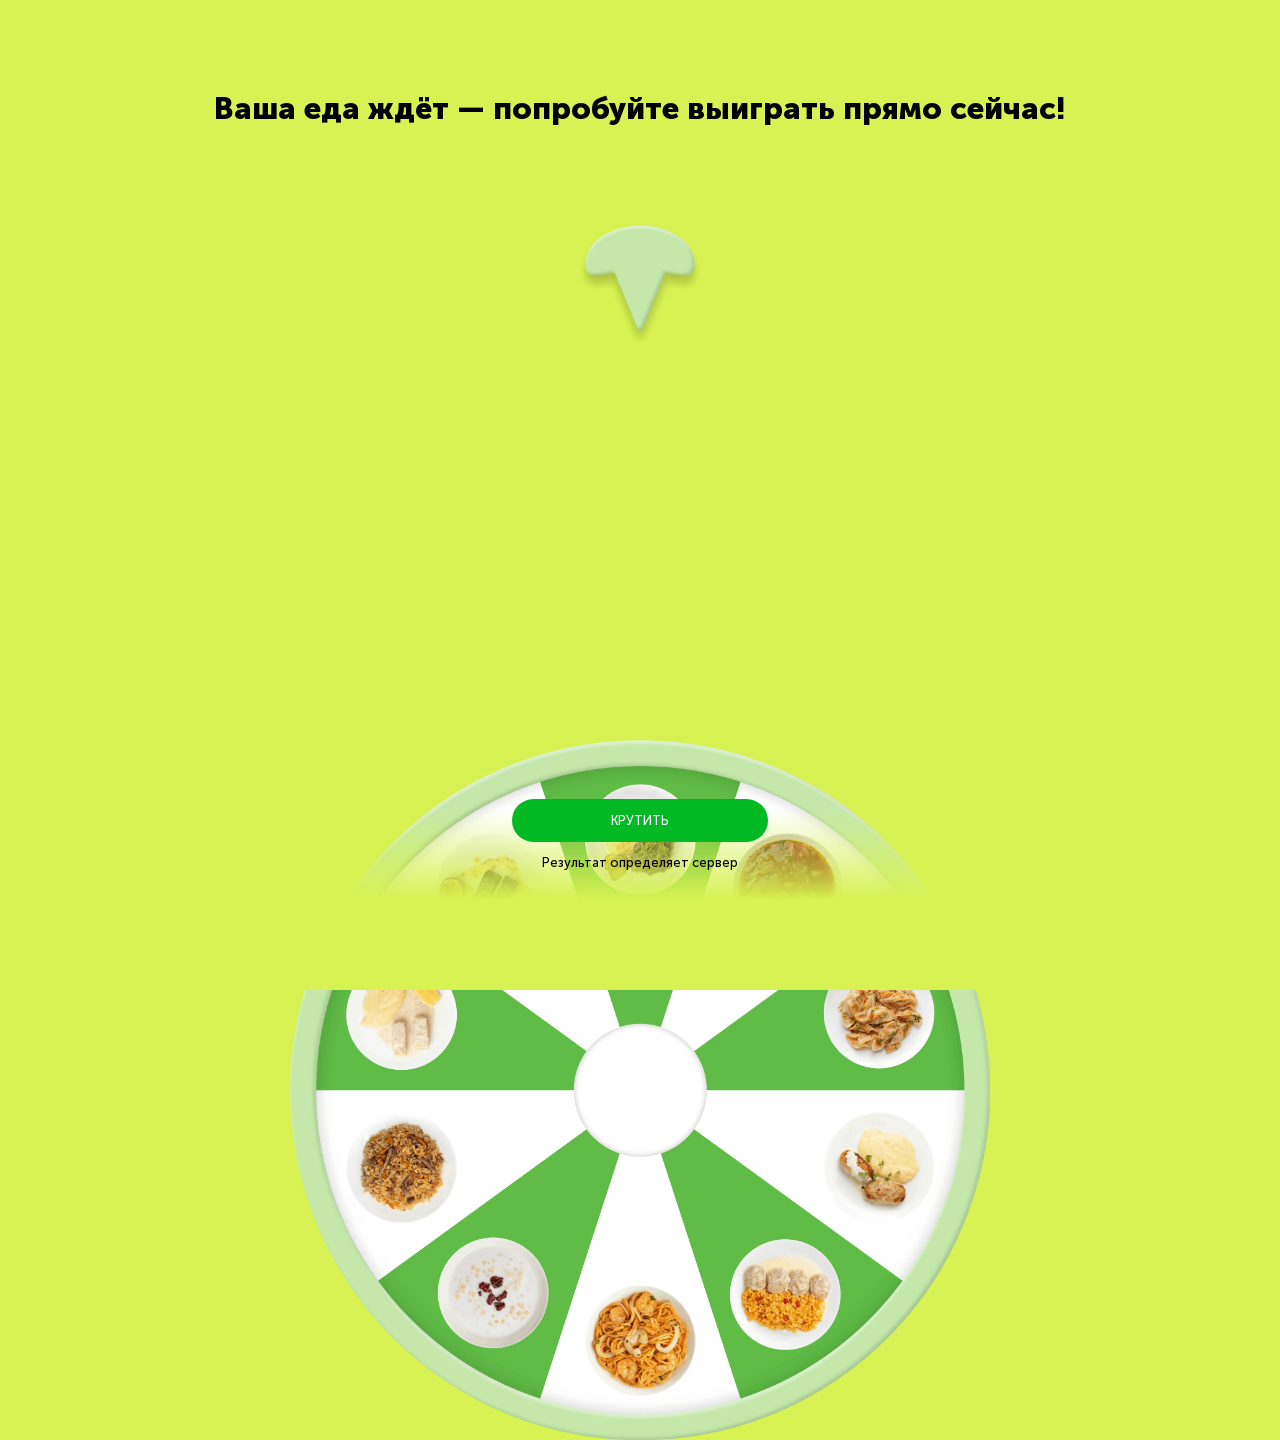
<file: index.html>
<!DOCTYPE html>
<html lang="en">
<head>
    <meta charset="UTF-8">
    <meta name="viewport" content="width=device-width, initial-scale=1.0">
    <title>Fortune</title>
    <link rel="stylesheet" href="style.css">
</head>
<body>
    <section id="wheelScreen" class="screen wheel-screen">
      <h2>Ваша еда ждёт — попробуйте выиграть прямо сейчас!</h2>
      <img src="./img/wheel.webp" alt="wheel" class="wheel" id="wheel">
      <img src="./img/union.webp" alt="union" class="union">
      <input type="submit" value="КРУТИТЬ" id="spinButton">
      <p>Результат определяет сервер</p>
      <div class="gradient"></div>
    </section>

    <section id="resultScreen" class="screen result-screen hidden">
      <h2 id="resultTitle">Ваше бесплатное блюдо: Паста с морепродуктами</h2>
      <div class="bg"></div>
      <img src="./img/1.webp" alt="img" class="food" id="resultFood">
      <img src="./img/message.webp" alt="message" class="message">
      <img src="./img/one.webp" alt="badge" class="badges" id="resultBadge">
      <div class="gradient"></div>
    </section>

    <script src="script.js"></script>
</body>

</html>
</file>
<file: style.css>
@font-face {
  font-family: "MuseoSansCyrl-500";
  src: url("./font/MuseoSansCyrl-500.woff") format("woff");
  font-weight: 500;
  font-style: normal;
  font-display: swap;
}
@font-face {
  font-family: "MuseoSansCyrl-700";
  src: url("./font/MuseoSansCyrl-700.woff") format("woff");
  font-weight: 700;
  font-style: normal;
  font-display: swap;
}
@font-face {
  font-family: "MuseoSansCyrl-900";
  src: url("./font/MuseoSansCyrl-900.woff") format("woff");
  font-weight: 900;
  font-style: normal;
  font-display: swap;
}
* {
  margin: 0;
  padding: 0;
  box-sizing: border-box;
  font-family: "MuseoSansCyrl-500";
}
body {
  width: 100vw;
  height: 100vh;
  background-color: #d7f252;
  background-image: none;
  overflow: hidden;
}
.screen {
  width: 100%;
  height: 100%;
  position: relative;
}
.hidden {
  display: none !important;
}

.wheel-screen {
  display: flex;
  flex-direction: column;
  align-items: center;
  justify-content: space-around;
}
.wheel-screen .wheel {
  width: 700px;
  position: absolute;
  bottom: -60%;
  transition: transform 6s cubic-bezier(0.25, 0.46, 0.45, 0.94);
}
.wheel-screen .gradient {
  width: 100%;
  height: 20%;
  position: absolute;
  bottom: -10%;
  background: linear-gradient(#d7f25200, #d7f252, #d7f252);
  z-index: 10;
}
.wheel-screen .union {
  width: 10%;
  position: absolute;
  top: 25%;
  left: 50%;
  transform: translateX(-50%);
}
.wheel-screen h2 {
  width: auto;
  font-family: "MuseoSansCyrl-900";
  font-size: 2.4vw;
  font-weight: 900;
  color: #000;
  margin-bottom: 0;
  position: absolute;
  top: 10%;
}
.wheel-screen input[type="submit"] {
  position: absolute;
  bottom: 5%;
  z-index: 100;
  width: 20%;
  margin-bottom: 1vw;
  border: none;
  outline: none;
  border-radius: 10vw;
  padding: 1.1vw 2vw;
  background-color: #00b923;
  font-family: "MuseoSansCyrl-500";
  font-size: 1vw;
  font-weight: 500;
  color: #fff;
  text-transform: uppercase;
  transition: .3s ease-in-out;
}
.wheel-screen input[type="submit"]:hover {
  cursor: pointer;
  scale: 1.01;
}
.wheel-screen p {
  width: auto;
  position: absolute;
  top: 95%;
  text-align: center;
  z-index: 1000;
  font-size: 1vw;
  color: #000;
}

.result-screen {
  display: flex;
  flex-direction: column;
  align-items: center;
  justify-content: space-between;
}
.result-screen .gradient {
  width: 100%;
  height: 20%;
  position: absolute;
  bottom: -10%;
  background: linear-gradient(#ffffff00, #FFFFFF, #FFFFFF);
  z-index: 10;
}
.result-screen .food {
  max-width: 320px;
  position: relative;
  top: -6vw;
  animation: scale .7s ease-in-out;
}
@keyframes scale {
  from {
    scale: 0;
  }
  to {
    scale: 100%;
  }
}
.result-screen .bg {
  background-image: url(./img/bg3.webp);
  background-repeat: no-repeat;
  background-size: cover;
  background-position: center;
  position: fixed;
  top: -65vh;
  left: -25vw;
  width: 150vw;
  height: 250vh;
  z-index: -1;
  animation: rotate 25s linear infinite;
  transform-origin: center center;
}
@keyframes rotate {
  from {
    rotate: 0deg;
  }
  to {
    rotate: 360deg;
  }
}
.result-screen h2 {
  width: 80%;
  font-family: "MuseoSansCyrl-900";
  font-size: 2.2vw;
  font-weight: 900;
  color: #000;
  text-align: center;
  position: relative;
  top: 3vw;
  z-index: 1;
  margin-bottom: 0;
}
.result-screen .message {
  width: 13vw;
  position: absolute;
  top: 73%;
  left: 30%;
}
.result-screen .badges {
  width: 8vw;
  position: absolute;
  top: 29%;
  left: 58%;
  animation: badge 5s ease-in-out infinite;
}
@keyframes badge {
  0% {
    rotate: 0;
  }
  20% {
    rotate: 4deg;
  }
  40% {
    rotate: -4deg;
  }
  60% {
    rotate: 4deg;
  }
  80% {
    rotate: -4deg;
  }
  100% {
    rotate: 0;
  }
}

@media (max-width: 960px) {
  .wheel-screen .wheel {
    width: 80%;
    bottom: 17%;
  }
  .wheel-screen p {
    font-size: 2vw;
  }

  .result-screen .bg {
    top: -70vh;
    left: -30vw;
  }
  .result-screen .food {
    width: 80%;
    top: -20%;
  }
  .result-screen h2 {
    font-size: 4vw;
  }
  .result-screen .message {
    width: 30vw;
    top: 70%;
    left: 10%;
  }
  .result-screen .badges {
    width: 15vw;
    top: 37%;
    left: 63%;
  }
}
@media (max-width: 480px) {
  .wheel-screen h2 {
    top: 7%;
    width: 90%;
    font-size: 7vw;
  }
  .wheel-screen .wheel {
    width: 200%;
    bottom: -62%;
  }
  .wheel-screen .union {
    width: 20%;
    top: 30%;
  }
  .wheel-screen .gradient {
    height: 40%;
    bottom: 0;
    background: linear-gradient(#d7f25200, #d7f252);
  }
  .wheel-screen input[type="submit"] {
    bottom: 5%;
    width: 90%;
    padding: 5vw;
    font-size: 5vw;
  }
  .wheel-screen p {
    width: 95%;
    top: 95%;
    font-size: 4vw;
  }

  .result-screen h2 {
    top: 7vh;
    font-size: 6vw;
  }
  .result-screen .bg {
    width: 300vw;
    height: 200vh;
    top: -40vh;
    left: -100vw;
  }
  .result-screen .food {
    top: -15%;
    max-width: 75%;
  }
  .result-screen .message {
    width: 40vw;
    top: 80%;
    left: 10%;
  }
  .result-screen .badges {
    width: 27vw;
    top: 35%;
    left: 65%;
  }
}
</file>
